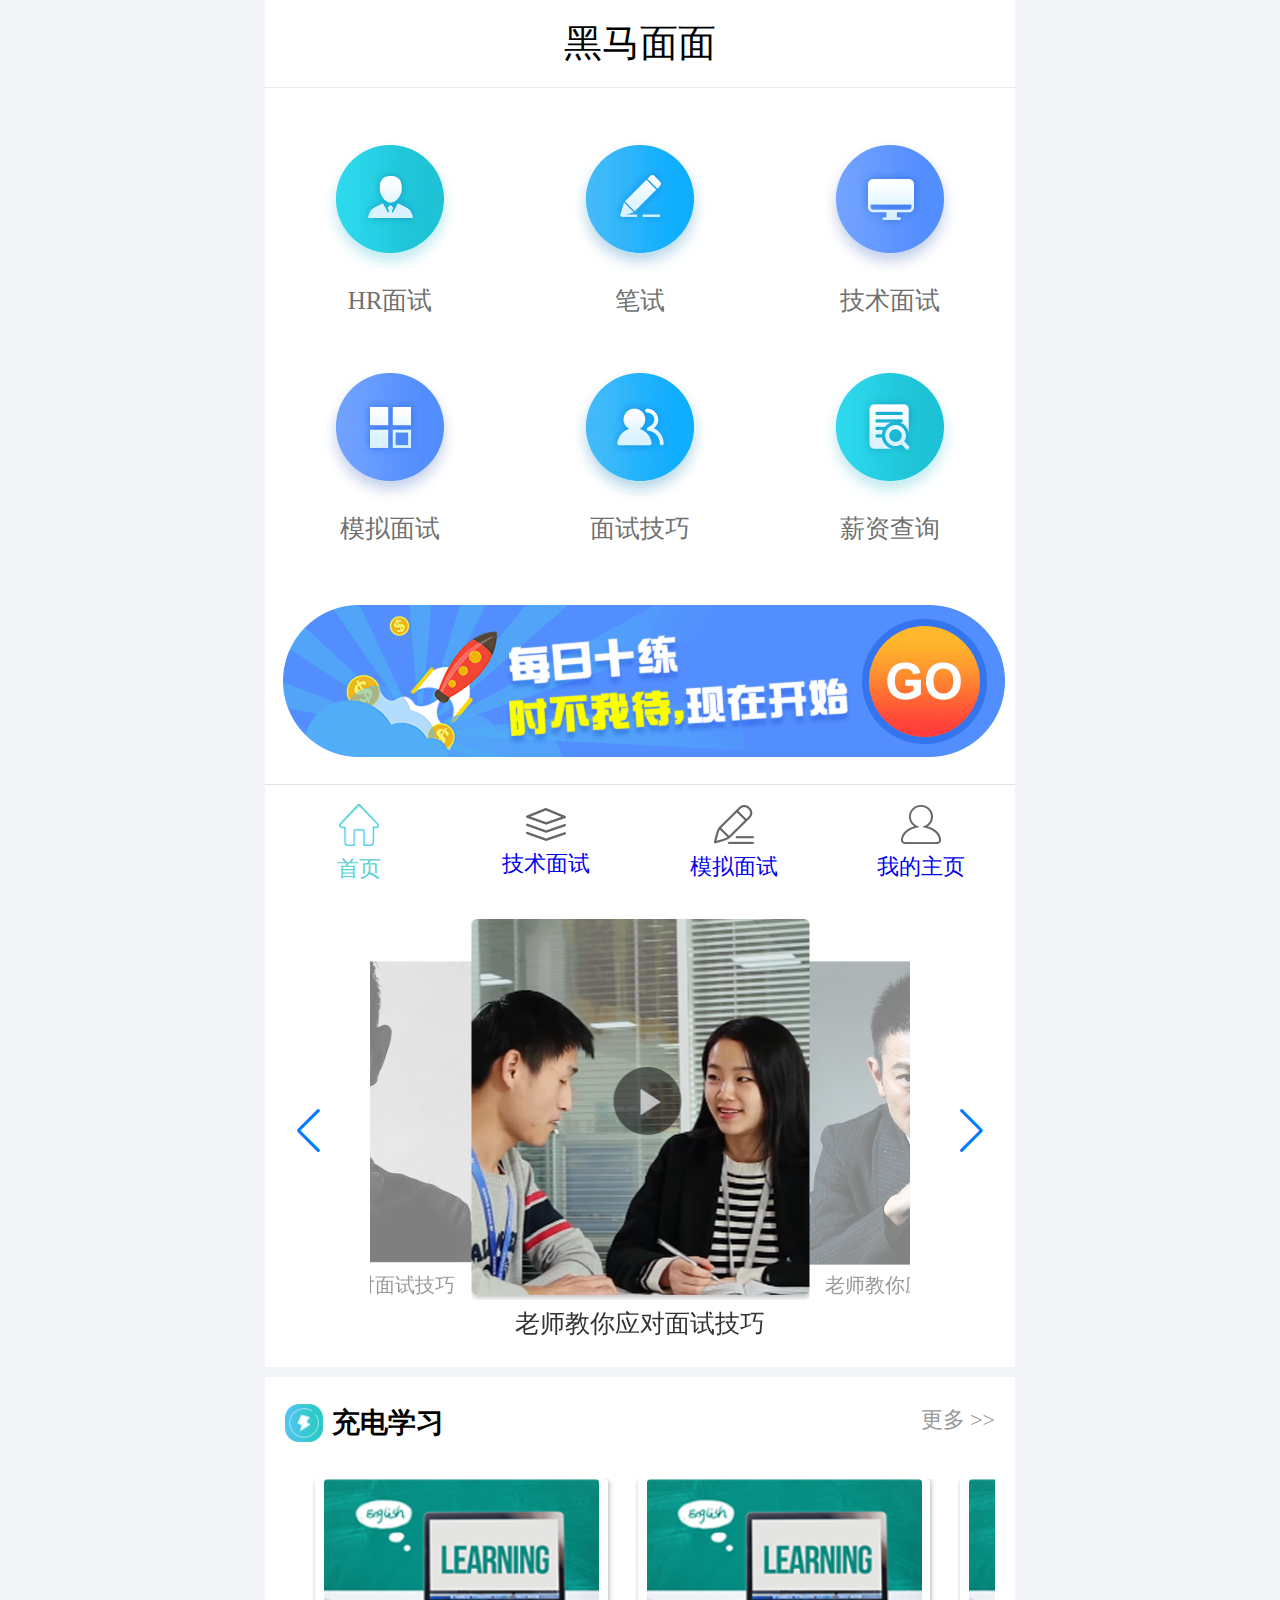
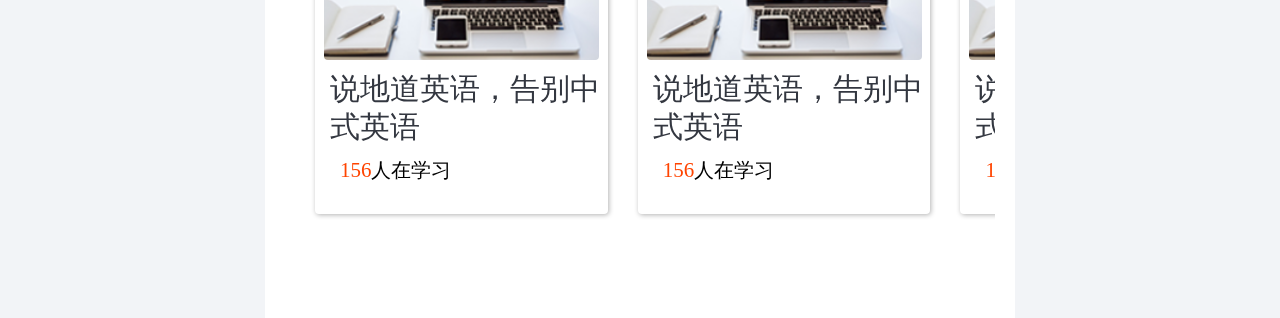
<file: index.html>
<!DOCTYPE html>
<html lang="en">

<head>
    <meta charset="UTF-8">
    <meta http-equiv="X-UA-Compatible" content="IE=edge">
    <meta name="viewport" content="width=device-width, initial-scale=1.0">
    <title>Document</title>
    <link rel="stylesheet" href="./CSS/normalize.css">
    <link rel="stylesheet" href="./CSS/swiper.min.css">
    <link rel="stylesheet" href="./CSS/index.css">
</head>

<body>
    <section class="wrap">
        <!-- 头部区域 -->
        <div class="header">黑马面面</div>
        <!-- 导航栏 -->
        <div class="nav">
            <a href="#">
                <img src="./icons/icon1.png" alt="">
                <span>HR面试</span>
            </a>
            <a href="#">
                <img src="./icons/icon2.png" alt="">
                <span>笔试</span>
            </a>
            <a href="#">
                <img src="./icons/icon3.png" alt="">
                <span>技术面试</span>
            </a>
            <a href="#">
                <img src="./icons/icon4.png" alt="">
                <span>模拟面试</span>
            </a>
            <a href="#">
                <img src="./icons/icon5.png" alt="">
                <span>面试技巧</span>
            </a>
            <a href="#">
                <img src="./icons/icon6.png" alt="">
                <span>薪资查询</span>
            </a>

        </div>
        <!-- banner -->
        <div class="banner">
            <a href="#"><img src="./images/go.png" alt=""></a>
        </div>
    </section>
    <!-- 就业指导模块 -->
    <section class="content" style="background-color: white;">
        <!-- 头部 -->
        <div class="co-hd">
            <div class="co-hd-left">
                <img src="./icons/i2.png" alt="">
                <span>就业指导</span>
            </div>
            <a href="#">更多 >></a>
        </div>
        <!-- 轮播图模块 -->
        <div class="get_job_focus">
            <div class="swiper-container">
                <div class="swiper-wrapper">
                    <div class="swiper-slide">
                        <a href="#"><img src="./images/pic.png" alt=""></a>
                        <p>老师教你应对面试技巧</p>
                    </div>
                    <div class="swiper-slide">
                        <a href="#"><img src="./images/3.jpg" alt=""></a>
                        <p>老师教你应对面试技巧</p>
                    </div>
                    <div class="swiper-slide">
                        <a href="#"><img src="./images/ldh.jpg" alt=""></a>
                        <p>老师教你应对面试技巧</p>
                    </div>
                </div>
            </div>
            <div class="swiper-button-next"></div>
            <div class="swiper-button-prev"></div>
    </section>
    <!-- 充电学习模块 -->
    <div class="content">
        <div class="co-hd">
            <div class="co-hd-left">
                <img src="./icons/i1.png" alt="">
                <span>充电学习</span>
            </div>
            <a href="#">更多 >></a>
        </div>
        <div class="charge-study">
            <div class="swiper mySwiper">
                <div class="swiper-wrapper">
                    <div class="swiper-slide">
                        <a href="#"><img src="./images/pic1.png" alt=""></a>
                        <a href="#">说地道英语，告别中式英语</a>
                        <p><span>156</span>人在学习</p>
                    </div>
                    <div class="swiper-slide">
                        <a href="#"><img src="./images/pic1.png" alt=""></a>
                        <a href="#">说地道英语，告别中式英语</a>
                        <p><span>156</span>人在学习</p>
                    </div>
                    <div class="swiper-slide">
                        <a href="#"><img src="./images/pic1.png" alt=""></a>
                        <a href="#">说地道英语，告别中式英语</a>
                        <p><span>156</span>人在学习</p>
                    </div>
                    <div class="swiper-slide">
                        <a href="#"><img src="./images/pic1.png" alt=""></a>
                        <a href="#">说地道英语，告别中式英语</a>
                        <p><span>156</span>人在学习</p>
                    </div>
                </div>
            </div>
        </div>
    </div>
    <!-- 尾部模块 -->
    <ul class="footer">
        <li>
            <a href="#">
                <img src="./icons/home.png" alt="">
                <span>首页</span>
            </a>
        </li>
        <li>
            <a href="#">
                <img src="./icons/net.png" alt="">
                <span>技术面试</span>
            </a>
        </li>
        <li>
            <a href="#">
                <img src="./icons/ms.png" alt="">
                <span>模拟面试</span>
            </a>
        </li>
        <li>
            <a href="#">
                <img src="./icons/user.png" alt="">
                <span>我的主页</span>
            </a>
        </li>

    </ul>
    <script src="./js/swiper.min.js"></script>
    <script>
        (function () {
            var swiper = new Swiper('.swiper-container', {
                // 设置显示个数
                slidesPerView: 2,
                // 控制每个子盒子之间的距离
                spaceBetween: 30,
                centeredSlides: true,
                loop: true,
                navigation: {
                    nextEl: ".swiper-button-next",
                    prevEl: ".swiper-button-prev",
                },
            });
        })();
    </script>
    <script>
        (function () {
            var swiper = new Swiper(".mySwiper", {
                slidesPerView: 2.2,
                spaceBetween: 30,
            });
        })();
    </script>
</body>

</html>
</file>
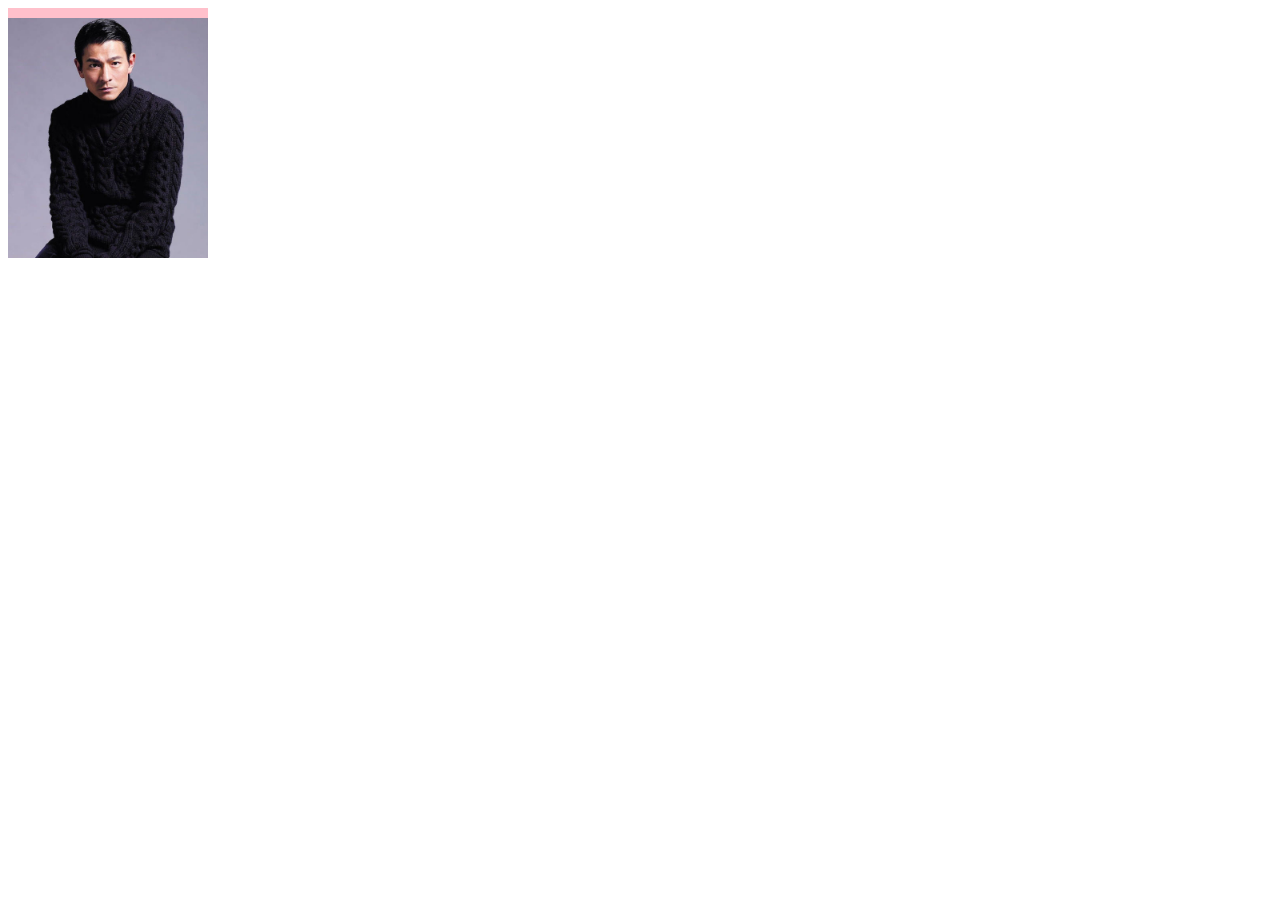
<file: CSS/asd.html>
<!DOCTYPE html>
<html lang="en">

<head>
    <meta charset="UTF-8">
    <meta http-equiv="X-UA-Compatible" content="IE=edge">
    <meta name="viewport" content="width=device-width, initial-scale=1.0">
    <title>Document</title>
    <style>
        .one {
            width: 200px;
            padding-bottom: 10px;
            background-color: pink;
        }

        .two {
            width: 200px;
            height: 200px;
            box-sizing: border-box;
            padding-bottom: 20px;
            background-color: blue;
        }

        .two img {
            width: 100%;
        }
    </style>
</head>

<body>
    <div class="one"></div>
    <div class="two"><img src="../images/2.jpg" alt=""></div>
</body>

</html>
</file>
<file: CSS/index.css>
body {
  max-width: 750px;
  min-width: 320px;
  margin: 0 auto;
  background-color: #F2F4F7;
}
* {
  margin: 0;
  padding: 0;
}
div {
  box-sizing: border-box;
}
a {
  text-decoration: none;
}
ul li {
  list-style: none;
}
@media screen and (min-width: 320px) {
  html {
    font-size: 16px;
  }
}
@media screen and (min-width: 750px) {
  html {
    font-size: 37.5px !important;
  }
}
.header {
  height: 2.3467rem;
  text-align: center;
  line-height: 2.3467rem;
  border-bottom: 1px solid #EAEAEA;
}
.nav {
  display: flex;
  flex-wrap: wrap;
}
.nav a {
  flex: 33.3%;
  display: flex;
  flex-direction: column;
  align-items: center;
  font-size: 0.6667rem;
  margin-top: 1.3333rem;
  color: #707070;
}
.nav a img {
  width: 3.7067rem;
}
.nav a span {
  margin-top: 0.2667rem;
}
.banner {
  display: flex;
  margin-top: 1.6533rem;
  margin-left: 0.48rem;
  margin-right: 0.2667rem;
}
.banner a {
  flex: 1;
}
.banner a img {
  width: 100%;
}
.wrap {
  background-color: white;
  padding-bottom: 1.0667rem;
}
.content {
  line-height: 1.0133rem;
  margin-top: 0.2667rem;
  padding: 0.64rem 0.5333rem;
  background-color: white;
}
.content .co-hd {
  display: flex;
  height: 1.0133rem;
  justify-content: space-between;
}
.content .co-hd .co-hd-left img {
  vertical-align: middle;
  width: 1.0133rem;
}
.content .co-hd .co-hd-left span {
  font-size: 0.7467rem;
  font-weight: bold;
}
.content .co-hd a {
  font-size: 0.5867rem;
  color: #999999;
}
.content .get_job_focus {
  position: relative;
  margin-top: 1.0667rem;
}
.content .get_job_focus .swiper-container {
  width: 14.4rem;
  height: 100%;
}
.content .get_job_focus .swiper-slide {
  text-align: center;
  font-size: 18px;
  background: #fff;
  /* Center slide text vertically */
  display: -webkit-box;
  display: -ms-flexbox;
  display: -webkit-flex;
  display: flex;
  flex-direction: column;
  -webkit-box-pack: center;
  -ms-flex-pack: center;
  -webkit-justify-content: center;
  justify-content: center;
  -webkit-box-align: center;
  -ms-flex-align: center;
  -webkit-align-items: center;
  align-items: center;
  transition: 300ms;
  opacity: 0.5;
  transform: scale(0.8);
}
.content .get_job_focus .swiper-slide a {
  width: 9.0133rem;
  height: 10.0267rem;
}
.content .get_job_focus .swiper-slide a img {
  width: 100%;
}
.content .get_job_focus .swiper-slide p {
  margin-top: 10px;
  width: 9.0133rem;
  font-size: 0.6667rem;
  color: #333333;
}
.content .get_job_focus .swiper-slide-active,
.content .get_job_focus .swiper-slide-duplicate-active {
  transform: scale(1);
  z-index: 999;
  opacity: 1;
}
.content .charge-study {
  width: 100%;
  height: 11.0667rem;
  margin-top: 1.0667rem;
  padding-left: 0.8rem;
  overflow: hidden;
}
.content .charge-study .swiper {
  width: 100%;
  height: 100%;
}
.content .charge-study .swiper-slide {
  text-align: left;
  font-size: 0.8rem;
  height: 8.9333rem;
  width: 272;
  border-radius: 0.1067rem;
  box-shadow: 1px 1px 5px rgba(0, 0, 0, 0.3);
  background: #fff;
  /* Center slide text vertically */
  display: -webkit-box;
  display: -ms-flexbox;
  display: -webkit-flex;
  display: flex;
  flex-direction: column;
  -webkit-box-pack: center;
  -ms-flex-pack: center;
  -webkit-box-align: center;
  -ms-flex-align: center;
}
.content .charge-study .swiper-slide a {
  color: #333740;
  text-align: left;
}
.content .charge-study .swiper-slide a:nth-child(1) {
  text-align: center;
}
.content .charge-study .swiper-slide a:nth-child(2) {
  margin-left: 0.4rem;
  margin-top: 0.2667rem;
}
.content .charge-study .swiper-slide p {
  text-align: left;
  font-size: 0.5333rem;
  margin-left: 0.6667rem;
  margin-top: 0.1333rem;
}
.content .charge-study .swiper-slide p span {
  font-size: 0.56rem;
  color: #ff4400;
}
.content .charge-study .swiper-slide img {
  width: 7.3333rem;
  height: 100%;
  object-fit: cover;
  border-radius: 0.1067rem;
}
.footer {
  display: flex;
  position: fixed;
  max-width: 750px;
  min-width: 320px;
  background-color: white;
  border-top: 1px solid #e2e2e2;
  width: 100%;
  bottom: 0px;
  height: 3.0667rem;
  z-index: 999;
}
.footer li {
  flex: 1;
}
.footer li a {
  height: 100%;
  display: flex;
  font-size: 0.5867rem;
  flex-direction: column;
  justify-content: center;
  align-items: center;
}
.footer li a img {
  width: 1.0667rem;
}
.footer li a span {
  margin-top: 0.2667rem;
}
.footer li:nth-child(1) a {
  color: #5ad0d5;
}
</file>
